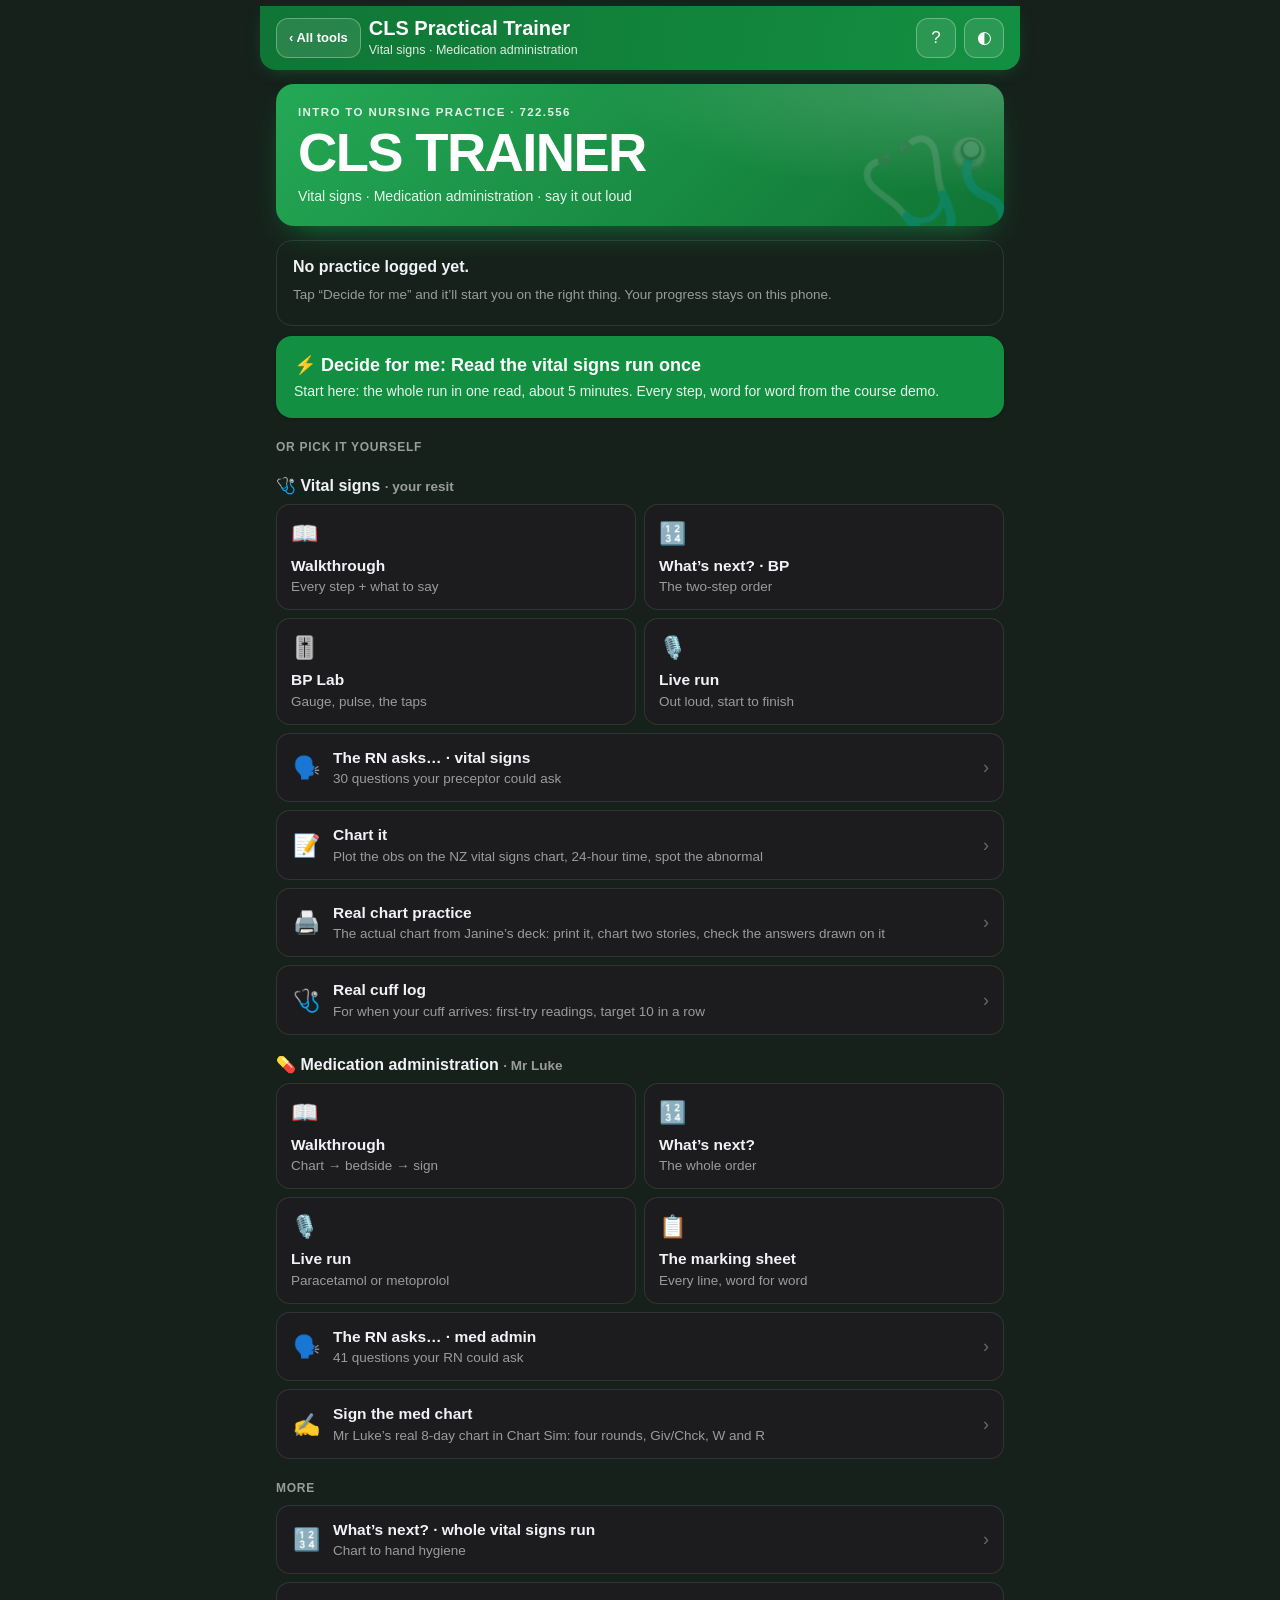
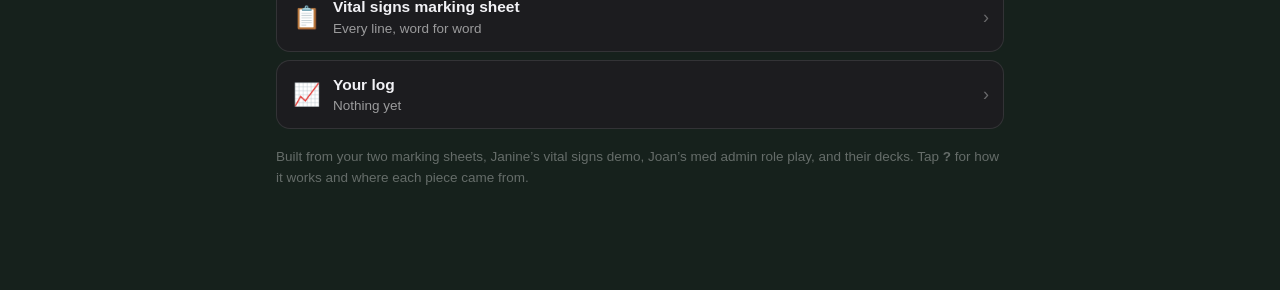
<file: index.html>
<!DOCTYPE html>
<html lang="en-NZ">
<head>
<meta charset="utf-8"/>
<meta name="viewport" content="width=device-width, initial-scale=1, viewport-fit=cover"/>
<meta name="theme-color" content="#161719"/>
<meta name="robots" content="noindex, nofollow"/>
<title>CLS Practical Trainer</title>
<link rel="manifest" href="manifest.webmanifest"/>
<link rel="icon" href="icon.svg" type="image/svg+xml"/>
<script>/* paint the right theme before first render — no flash */
try{document.documentElement.setAttribute('data-theme',localStorage.getItem('hub.theme')||'dark');}catch(e){document.documentElement.setAttribute('data-theme','dark');}</script>
<link rel="stylesheet" href="css/app.css"/>
</head>
<body>
<div class="wrap">
  <header class="top">
    <button class="iconbtn" id="backBtn" hidden aria-label="Back">←</button>
    <a class="iconbtn hub" id="hubBtn" href="https://jeremyspm.github.io/" title="All the BN2 study tools">‹ All tools</a>
    <div class="ttl">
      <h1 id="title">CLS Practical Trainer</h1>
      <div class="sub" id="subtitle">Vital signs · Medication administration</div>
    </div>
    <button class="iconbtn" id="helpBtn" aria-label="What is this?">?</button>
    <button class="iconbtn" id="themeBtn" aria-label="Switch light or dark">◐</button>
  </header>
  <main id="view" tabindex="-1"></main>
</div>
<div class="sheet-scrim" id="sheetScrim" hidden></div>
<div class="sheet" id="sheet" role="dialog" aria-modal="true" hidden>
  <div class="sheet-body" id="sheetBody"></div>
</div>
<div class="toast" id="toast" role="status" aria-live="polite" hidden></div>
<script src="js/data.js"></script>
<script src="js/rnq-data.js"></script>
<script src="js/voice.js"></script>
<script src="js/bp.js"></script>
<script src="js/chart-vs.js"></script>
<script src="js/chart.js"></script>
<script src="js/app.js"></script>
</body>
</html>
</file>
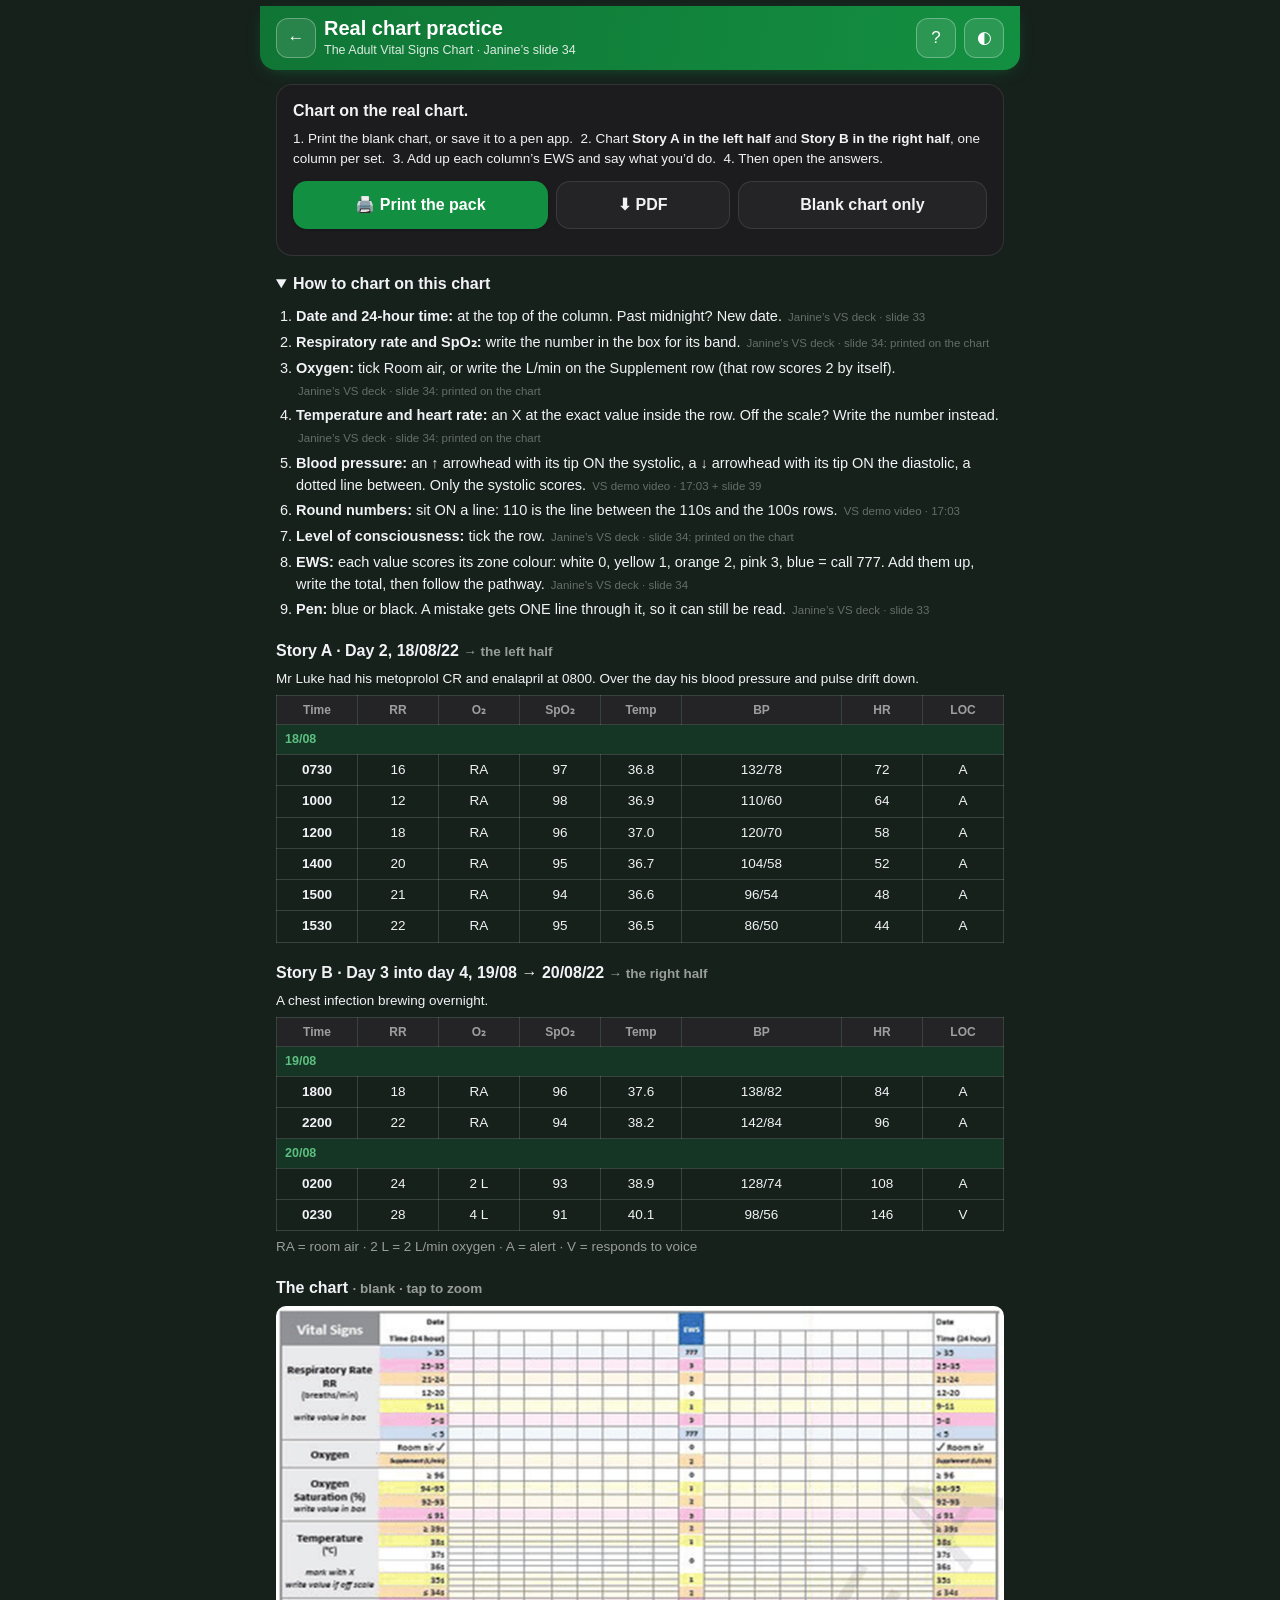
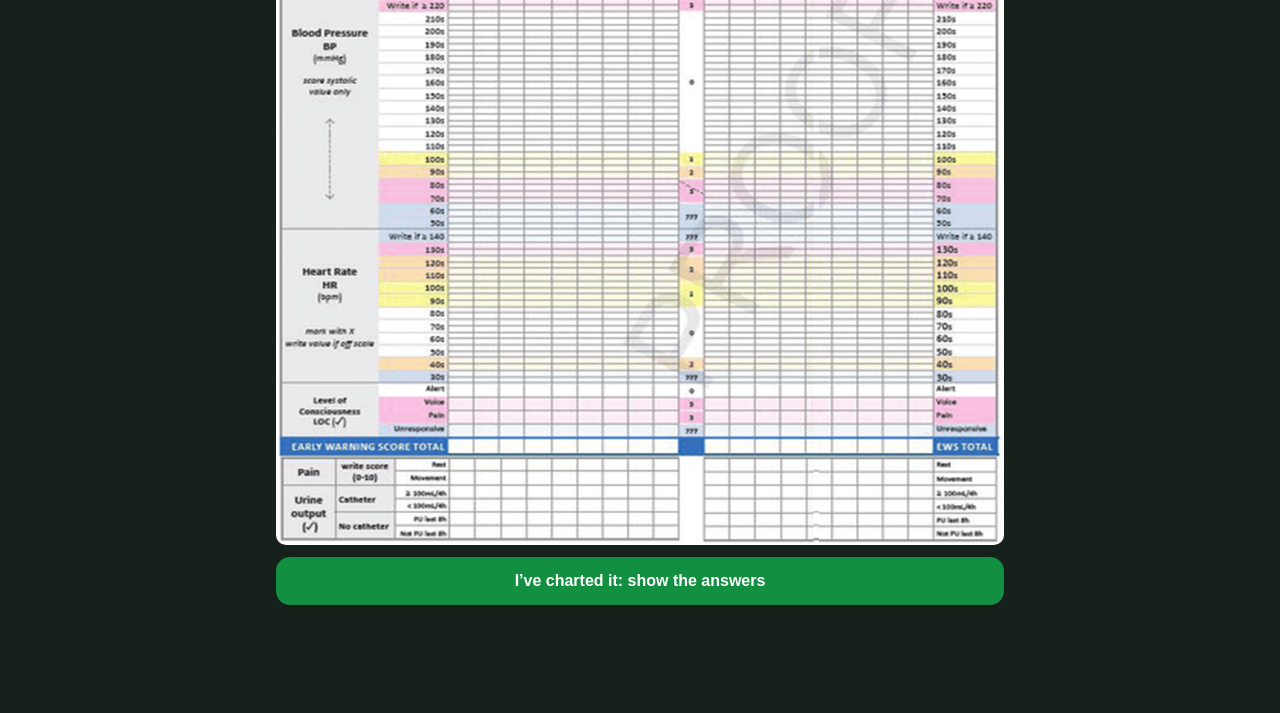
<file: paper.html>
<!DOCTYPE html>
<html lang="en-NZ">
<head>
<meta charset="utf-8"/>
<meta name="viewport" content="width=device-width, initial-scale=1, viewport-fit=cover"/>
<meta name="theme-color" content="#161719"/>
<meta name="robots" content="noindex, nofollow"/>
<title>Real Chart Practice · CLS Trainer</title>
<link rel="icon" href="icon.svg" type="image/svg+xml"/>
<script>/* paint the right theme before first render — no flash */
try{document.documentElement.setAttribute('data-theme',localStorage.getItem('hub.theme')||'dark');}catch(e){document.documentElement.setAttribute('data-theme','dark');}</script>
<link rel="stylesheet" href="css/app.css"/>
<style>
/* the pen is the same on both themes: it writes on the (always white) paper chart */
:root{--pen:#1638b5}
.printonly{display:none}
a.btn{text-decoration:none;color:var(--tx)}
.paperbox{position:relative;border-radius:10px;overflow:hidden;border:1px solid var(--line2);background:#fff;line-height:0}
.paperbox img{display:block;width:100%;height:auto}
.paperbox .ink{position:absolute;inset:0;width:100%;height:100%}
.ink .pen{fill:none;stroke:var(--pen);stroke-width:1.7;stroke-linecap:round;stroke-linejoin:round}
.ink .dot{stroke-dasharray:1.4 2.6;stroke-width:1.4}
.ink text{fill:var(--pen);font-family:"Segoe Print","Bradley Hand","Comic Sans MS","Chalkboard SE",cursive;font-weight:600}
.ink .tot{font-weight:800}
a.zoom{display:block}
.rules{margin:10px 0}
.rules summary{cursor:pointer;padding:6px 0}
.rulelist{margin:4px 0 0;padding-left:20px;font-size:14.5px}
.rulelist li{margin:4px 0}
.srcnote{display:inline-block;font-size:11.5px;color:var(--tx3);margin-left:2px}
table.obs{width:100%;border-collapse:collapse;table-layout:fixed;font-size:13.5px;font-variant-numeric:tabular-nums;margin:6px 0 4px}
table.obs th,table.obs td{border:1px solid var(--line2);padding:5px 2px;text-align:center;overflow:hidden}
table.obs th{background:var(--card2);font-size:12px;color:var(--tx2);font-weight:600}
table.obs th:nth-child(6),table.obs td:nth-child(6){width:22%}
table.obs tr.newdate td{background:var(--acc-soft);color:var(--acc-tx);font-weight:600;font-size:12.5px;text-align:left;padding-left:8px}
.answers{margin-top:8px}
@media screen{.answers.collapsed{display:none}}
.card.ans{padding:12px 14px}
.anshd{display:flex;justify-content:space-between;align-items:center;gap:8px}
.ewsb{font-size:13px;font-weight:700;padding:3px 10px;border-radius:999px;border:1px solid var(--line2);background:var(--card2)}
.ewsb.z-t1{background:var(--z-y)} .ewsb.z-t2{background:var(--z-o)} .ewsb.z-t3{background:var(--z-p)} .ewsb.z-t4{background:var(--z-b)}
.anslist{list-style:none;margin:8px 0;padding:0;font-size:14px}
.anslist li{display:flex;flex-wrap:wrap;gap:2px 8px;padding:4px 0;border-top:1px solid var(--line)}
.anslist li b{flex:0 0 104px}
.anslist li span{flex:1 1 140px;min-width:0}
.anslist li i{font-style:normal;color:var(--tx2);font-size:12.5px;white-space:nowrap}
img.panel{display:block;width:100%;max-width:420px;height:auto;border-radius:10px;border:1px solid var(--line2);background:#fff}

@media print{
  @page{size:A4 portrait;margin:8mm}
  html,html[data-theme]{--bg:#fff;--card:#fff;--card2:#f1f1f1;--tx:#000;--tx2:#333;--tx3:#666;--line:#bbb;--line2:#999;--acc-soft:#e8e8f6;--acc-tx:#222;
    --z-y:#fff3b0;--z-o:#fbd9b4;--z-p:#f6cfd9;--z-b:#d3e1f5}
  body{background:#fff;color:#000;padding:0;font-size:12px}
  .wrap{max-width:none;padding:0}
  .top,.noprint{display:none!important}
  .printonly{display:block}
  h2{font-size:15px;margin:0 0 6px}
  h3{font-size:13px;margin:10px 0 3px}
  .small{font-size:11px}
  .rulelist{font-size:11.5px}
  .rulelist li{margin:2px 0}
  .rules summary{list-style:none;padding:0 0 2px}
  table.obs{font-size:12px}
  table.obs th,table.obs td{padding:3px 2px}
  .pg2,.pg3,.pg4,.pg5{break-before:page}
  .paperbox{border-radius:0;border:none}
  .card{break-inside:avoid;margin:5px 0;padding:6px 10px;border-radius:6px}
  .anslist{font-size:11px;margin:4px 0}
  .anslist li{padding:2px 0}
  .card.ans p{margin:2px 0}
  .ansgrid{display:grid;grid-template-columns:minmax(0,1fr) minmax(0,1fr);gap:0 4mm}
  .ansgrid .card{margin:2mm 0}
  .anslist li b{flex:0 0 78px}
  h3{break-after:avoid}
  img.panel{max-width:118mm;border:none}
}
</style>
</head>
<body>
<div class="wrap">
  <header class="top">
    <a class="iconbtn" href="./#chart/vs" aria-label="Back to Chart it" style="text-decoration:none;color:inherit">←</a>
    <div class="ttl">
      <h1>Real chart practice</h1>
      <div class="sub">The Adult Vital Signs Chart · Janine’s slide 34</div>
    </div>
    <button class="iconbtn" id="helpBtn" aria-label="What is this?">?</button>
    <button class="iconbtn" id="themeBtn" aria-label="Switch light or dark">◐</button>
  </header>
  <main id="paper"></main>
</div>
<script src="js/data.js"></script>
<script src="js/chart-vs.js"></script>
<script src="js/paper.js"></script>
<script>window.addEventListener('beforeprint',()=>document.querySelectorAll('#paper details').forEach(d=>d.open=true));</script>
</body>
</html>
</file>
<file: css/app.css>
/* CLS Practical Trainer — house palette copied by value from the BN Hub contract (medcalc/index.html:14-46). Do not fork. */
:root{
  /* the paper's colour (15 Oct 2026): INP's green, as on jeremyspm.github.io. The page takes a soft tint of it, the
     header bar and the home banner wear it solid, and the accent comes from it (it was the house indigo) */
  --paper:#16a34a;
  --bg:color-mix(in srgb,var(--paper) 7%,#161719); --bg2:var(--bg); --card:#1c1c1f; --card2:#242427;
  --line:rgba(255,255,255,.10); --line2:rgba(255,255,255,.15);
  --tx:#f2f2f6; --tx2:rgba(255,255,255,.56); --tx3:rgba(255,255,255,.34);
  --acc:color-mix(in srgb,var(--paper) 88%,#000); --acc2:color-mix(in srgb,var(--paper) 78%,#000);   /* fill only */
  --acc-tx:color-mix(in srgb,var(--paper) 70%,#fff);                                                  /* the accent as TEXT */
  --acc-soft:color-mix(in srgb,var(--paper) 16%,transparent);
  --good:#32D74B; --hard:#FF9F0A; --bad:#FF453A;
  --gGood:color-mix(in srgb,var(--good) 16%,transparent);
  --gHard:color-mix(in srgb,var(--hard) 16%,transparent);
  --gBad:color-mix(in srgb,var(--bad) 16%,transparent);
  --shadow:0 14px 36px rgba(0,0,0,.16);
  --r:16px; --maxw:760px;
  /* app-only domain hues: who is speaking */
  --you:#818CF8; --pt:#5AC8FA; --rn:#FF9F0A;
  /* NZ vital signs chart zones (tints, as on the paper chart) */
  --z-w:transparent; --z-y:rgba(255,214,10,.22); --z-o:rgba(255,159,10,.26); --z-p:rgba(255,105,140,.26); --z-b:rgba(100,160,255,.26);
}
html[data-theme="light"]{
  --bg:color-mix(in srgb,var(--paper) 7%,#eceef3); --bg2:var(--bg); --card:#ffffff; --card2:#f4f5f7;
  --line:rgba(0,0,0,.10); --line2:rgba(0,0,0,.14);
  --tx:#16161a; --tx2:rgba(0,0,0,.52); --tx3:rgba(0,0,0,.34);
  --acc:color-mix(in srgb,var(--paper) 88%,#000); --acc2:color-mix(in srgb,var(--paper) 76%,#000);
  --acc-tx:color-mix(in srgb,var(--paper) 80%,#000);
  --acc-soft:color-mix(in srgb,var(--paper) 12%,transparent);
  --good:#12833A; --hard:#A35C00; --bad:#C62A20;
  --gGood:color-mix(in srgb,var(--good) 12%,transparent);
  --gHard:color-mix(in srgb,var(--hard) 12%,transparent);
  --gBad:color-mix(in srgb,var(--bad) 12%,transparent);
  --shadow:0 14px 36px rgba(20,24,40,.10);
  --you:#4F46E5; --pt:#0A6FA8; --rn:#A35C00;
  --z-w:#ffffff; --z-y:#fff3b0; --z-o:#fbd9b4; --z-p:#f6cfd9; --z-b:#d3e1f5;
}
@media (prefers-color-scheme:light){
  :root:not([data-theme]){--bg:color-mix(in srgb,var(--paper) 7%,#eceef3);--card:#fff;--tx:#16161a}
}
*{box-sizing:border-box}
[hidden]{display:none!important}
html{-webkit-text-size-adjust:100%;text-size-adjust:100%}
html,body{margin:0;min-height:100%;overscroll-behavior-y:none}
body{
  background:var(--bg); color:var(--tx);
  font:16px/1.5 -apple-system,BlinkMacSystemFont,"Segoe UI",Roboto,Helvetica,Arial,sans-serif;
  -webkit-font-smoothing:antialiased;
  padding:env(safe-area-inset-top) env(safe-area-inset-right) env(safe-area-inset-bottom) env(safe-area-inset-left);
}
.wrap{max-width:var(--maxw);margin:0 auto;padding:10px 16px 96px}
button{font:inherit;cursor:pointer;border:none;color:inherit;background:none;-webkit-tap-highlight-color:transparent;touch-action:manipulation}
button:disabled{cursor:default;opacity:.45}
a{color:var(--acc-tx)}
b,.num{font-variant-numeric:tabular-nums}
h2{font-size:19px;line-height:1.3;margin:22px 0 8px}
h3{font-size:16px;margin:18px 0 6px}
p{margin:6px 0}
.muted{color:var(--tx2)}
.faint{color:var(--tx3)}
.small{font-size:13.5px}

/* header */
/* the header bar wears the paper's colour solid (15 Oct 2026); it runs to the column's edges, rounded underneath */
.top{display:flex;align-items:center;gap:8px;padding:10px 16px;margin:-10px -16px 14px;position:sticky;top:0;z-index:5;color:#fff;
  border-radius:0 0 16px 16px;background:linear-gradient(100deg,color-mix(in srgb,var(--paper) 72%,#000),color-mix(in srgb,var(--paper) 88%,#000));
  box-shadow:0 4px 18px -8px color-mix(in srgb,var(--paper) 60%,transparent)}
.ttl{flex:1;min-width:0}
.top h1{font-size:18px;margin:0;line-height:1.25;white-space:nowrap;overflow:hidden;text-overflow:ellipsis}
.top .sub{font-size:12.5px;color:rgb(255 255 255 / .85);white-space:nowrap;overflow:hidden;text-overflow:ellipsis}
.iconbtn{width:40px;height:40px;flex:0 0 40px;border-radius:12px;background:var(--card);border:1px solid var(--line);font-size:17px;display:grid;place-items:center}
.iconbtn:active{transform:scale(.96)}
.top .iconbtn{color:#fff;background:rgb(255 255 255 / .1);border-color:rgb(255 255 255 / .3)}
.top .iconbtn:hover{background:rgb(255 255 255 / .2)}
.iconbtn.hub{width:auto;flex:none;padding:0 12px;font-size:13px;font-weight:700;text-decoration:none}
/* the home banner: the tool's name in giant type on the paper's colour, its emoji as a watermark */
.idcard{position:relative;overflow:hidden;margin:0 0 14px;padding:20px 22px;border-radius:18px;color:#fff;
  background:radial-gradient(90% 130% at 100% 0%,rgb(255 255 255 / .2),transparent 60%),
    linear-gradient(135deg,color-mix(in srgb,var(--paper) 94%,#fff),color-mix(in srgb,var(--paper) 72%,#000));
  box-shadow:0 14px 34px -16px color-mix(in srgb,var(--paper) 80%,transparent)}
.idcard .idic{position:absolute;right:-8px;bottom:-30px;font-size:7.5rem;line-height:1;opacity:.22;transform:rotate(-14deg);pointer-events:none}
.idcard small{position:relative;display:block;font-size:.72rem;font-weight:800;letter-spacing:.12em;text-transform:uppercase;color:rgb(255 255 255 / .86)}
.idcard b{position:relative;display:block;font-size:clamp(2.3rem,7vw,3.4rem);line-height:.95;margin:6px 0 8px;font-weight:900;letter-spacing:-.03em;text-transform:uppercase}
.idcard span{position:relative;display:block;font-size:.88rem;color:rgb(255 255 255 / .9);line-height:1.35}
@media (max-width:560px){
  .idcard{padding:14px 16px;margin-bottom:10px;border-radius:14px}
  .idcard .idic{font-size:5.5rem;bottom:-20px}
  .idcard b{font-size:2.1rem;margin:4px 0 6px}
  .idcard span{font-size:.8rem}
}

/* cards & rows */
.card{background:var(--card);border:1px solid var(--line);border-radius:var(--r);padding:14px 16px;margin:10px 0}
.card.flat{background:transparent}
.card.warn{border-color:color-mix(in srgb,var(--hard) 45%,transparent);background:var(--gHard)}
.card.bad{border-color:color-mix(in srgb,var(--bad) 45%,transparent);background:var(--gBad)}
.card.good{border-color:color-mix(in srgb,var(--good) 45%,transparent);background:var(--gGood)}
.eyebrow{font-size:12px;letter-spacing:.06em;text-transform:uppercase;color:var(--tx2);margin:20px 0 6px;font-weight:600}
.row{display:flex;align-items:center;gap:12px;width:100%;text-align:left;background:var(--card);border:1px solid var(--line);border-radius:14px;padding:12px 14px;margin:8px 0;min-height:56px}
.row:hover{border-color:var(--line2)}
.row:active{transform:translateY(1px)}
.row .ic{font-size:22px;width:30px;text-align:center;flex:0 0 30px}
.row .tx{flex:1;min-width:0}
.row .tx b{display:block;font-weight:600;font-size:15.5px}
.row .tx span{display:block;font-size:13.5px;color:var(--tx2)}
.row .go{color:var(--tx3);font-size:18px}
.row.soon{opacity:.6;border-style:dashed}
.row.soon .go{font-size:12px}
.grid2{display:grid;grid-template-columns:minmax(0,1fr) minmax(0,1fr);gap:8px}
.grid2 .row{margin:0;flex-direction:column;align-items:flex-start;gap:4px;min-height:84px}
.grid2 .row .ic{width:auto;text-align:left}

/* buttons */
.btn{display:inline-flex;align-items:center;justify-content:center;gap:8px;min-height:48px;padding:10px 18px;border-radius:14px;font-weight:600;font-size:16px;background:var(--card2);border:1px solid var(--line)}
.btn.primary{background:var(--acc);color:#fff;border-color:transparent;box-shadow:0 1px 3px rgba(0,0,0,.22)}
.btn.primary:hover{filter:brightness(1.06)}
.btn.good{background:var(--good);color:#06240f;border-color:transparent}
html[data-theme="light"] .btn.good{color:#fff}
.btn.bad{background:var(--gBad);border-color:color-mix(in srgb,var(--bad) 40%,transparent)}
.btn.block{width:100%}
.btn.sm{min-height:38px;padding:6px 12px;font-size:14px;border-radius:11px}
.btns{display:flex;gap:8px;flex-wrap:wrap;margin:12px 0}
.btns .btn{flex:1 1 auto}

/* the decide-for-me door */
.door{display:block;width:100%;text-align:left;background:var(--acc);color:#fff;border-radius:var(--r);padding:16px 18px;margin:10px 0;box-shadow:0 1px 3px rgba(0,0,0,.22)}
.door b{display:block;font-size:18px}
.door span{display:block;font-size:14px;opacity:.9;margin-top:2px}

/* chips */
.chips{display:flex;flex-wrap:wrap;gap:6px;margin:8px 0 0}
.chip{display:inline-flex;align-items:center;gap:4px;font-size:12px;line-height:1.2;padding:4px 8px;border-radius:999px;background:var(--card2);border:1px solid var(--line);color:var(--tx2);max-width:100%}
.chip.src{color:var(--acc-tx);background:var(--acc-soft);border-color:transparent}
.chip.rub{color:var(--tx2)}
.chip.trap{color:var(--bad);background:var(--gBad);border-color:transparent;font-weight:600}
.chip.ok{color:var(--good);background:var(--gGood);border-color:transparent}
.chip.wait{color:var(--tx3)}

/* speaker tags */
.who{display:inline-block;font-size:11.5px;font-weight:700;letter-spacing:.05em;text-transform:uppercase;padding:2px 7px;border-radius:6px}
.who.you{color:var(--you);background:color-mix(in srgb,var(--you) 14%,transparent)}
.who.do{color:var(--tx2);background:var(--card2)}
.who.pt{color:var(--pt);background:color-mix(in srgb,var(--pt) 14%,transparent)}
.who.rn{color:var(--rn);background:color-mix(in srgb,var(--rn) 14%,transparent)}

/* walkthrough */
.phase{margin:18px 0 6px;display:flex;align-items:baseline;gap:8px}
.phase h3{margin:0}
.step{background:var(--card);border:1px solid var(--line);border-radius:14px;padding:12px 14px;margin:8px 0}
.step.trapstep{border-color:color-mix(in srgb,var(--bad) 50%,transparent)}
.step .hd{display:flex;align-items:center;gap:8px;flex-wrap:wrap}
.step .hd b{font-size:15.5px}
.step .cue{margin:6px 0 0;color:var(--tx)}
.say{margin:8px 0 0;padding:8px 12px;border-left:3px solid var(--you);background:color-mix(in srgb,var(--you) 8%,transparent);border-radius:0 10px 10px 0;font-style:italic}
.say.pt{border-left-color:var(--pt);background:color-mix(in srgb,var(--pt) 8%,transparent)}
.say.rn{border-left-color:var(--rn);background:color-mix(in srgb,var(--rn) 8%,transparent)}
.trapnote{margin:8px 0 0;padding:8px 12px;border-radius:10px;background:var(--gBad);font-size:14px}
.play{display:inline-grid;place-items:center;width:30px;height:30px;border-radius:9px;background:var(--card2);border:1px solid var(--line);font-size:12px;margin-left:auto}

/* order drill */
.chain{list-style:none;margin:8px 0;padding:0;font-size:14px;color:var(--tx2)}
.chain li{padding:5px 0 5px 22px;position:relative;border-left:2px solid var(--line);margin-left:8px}
.chain li::before{content:"";position:absolute;left:-6px;top:11px;width:10px;height:10px;border-radius:50%;background:var(--line2)}
.chain li.ok::before{background:var(--good)}
.chain li.miss::before{background:var(--bad)}
.chain li.more{color:var(--tx3);font-style:italic}
.q{font-size:18px;font-weight:650;margin:14px 0 8px}
.opt{display:block;width:100%;text-align:left;background:var(--card);border:1px solid var(--line);border-radius:14px;padding:13px 14px;margin:8px 0;font-size:15.5px;min-height:52px}
.opt:hover{border-color:var(--line2)}
.opt.right{border-color:var(--good);background:var(--gGood)}
.opt.wrong{border-color:var(--bad);background:var(--gBad)}
.opt:disabled{opacity:1}
.progress{height:6px;border-radius:999px;background:var(--card2);overflow:hidden;margin:8px 0}
.progress i{display:block;height:100%;background:var(--acc);border-radius:inherit;transition:width .2s}

/* live run */
.live-top{display:flex;align-items:center;gap:8px;font-size:13.5px;color:var(--tx2);flex-wrap:wrap}
.live-top .sp{flex:1}
.stage{background:var(--card);border:1px solid var(--line);border-radius:var(--r);padding:16px;margin:10px 0;min-height:200px}
.stage .bigt{font-size:21px;font-weight:700;line-height:1.3;margin:8px 0 4px}
.stage.cb{border-color:color-mix(in srgb,var(--hard) 55%,transparent)}
.mic{display:flex;align-items:center;gap:8px;font-size:13.5px;color:var(--tx2);margin:10px 0 0;min-height:22px}
.mic .dot{width:10px;height:10px;border-radius:50%;background:var(--tx3);flex:0 0 10px}
.mic.on .dot{background:var(--bad);animation:pulse 1.2s ease-in-out infinite}
.mic .heard{flex:1;min-width:0;overflow:hidden;text-overflow:ellipsis;white-space:nowrap;font-style:italic}
@keyframes pulse{50%{opacity:.35}}
@media (prefers-reduced-motion:reduce){.mic.on .dot{animation:none}}
.keys{display:flex;flex-wrap:wrap;gap:6px;margin:10px 0 0}
.live-actions{position:sticky;bottom:0;padding:10px 0 calc(10px + env(safe-area-inset-bottom));background:linear-gradient(to top,var(--bg) 75%,transparent);display:flex;gap:8px}
.live-actions .btn{flex:1}
.live-actions .btn.narrow{flex:0 0 auto}

/* rubric self-mark */
.rline{display:flex;gap:10px;align-items:flex-start;padding:10px 0;border-top:1px solid var(--line)}
.rline:first-child{border-top:none}
.rline .t{flex:1;min-width:0;font-size:14.5px}
.tog{display:flex;gap:4px;flex:0 0 auto}
.tog button{width:42px;height:38px;border-radius:10px;background:var(--card2);border:1px solid var(--line);font-weight:700}
.tog button.on.y{background:var(--good);color:#06240f;border-color:transparent}
.tog button.on.n{background:var(--bad);color:#fff;border-color:transparent}
.verdict{font-size:22px;font-weight:800;margin:4px 0}
.verdict.met{color:var(--good)} .verdict.nm{color:var(--bad)}

/* forms */
.seg{display:flex;background:var(--card2);border:1px solid var(--line);border-radius:12px;padding:3px;gap:3px;margin:6px 0 12px}
.seg button{flex:1;min-height:40px;border-radius:9px;font-size:14px;color:var(--tx2)}
.seg button.on{background:var(--card);color:var(--tx);box-shadow:0 1px 3px rgba(0,0,0,.2);font-weight:600}
.field{margin:12px 0}
.field label{display:block;font-size:13.5px;color:var(--tx2);margin-bottom:4px}
input[type=text],input[type=number],input[type=date],select{font-size:16px;width:100%;padding:10px 12px;border-radius:11px;border:1px solid var(--line2);background:var(--card2);color:var(--tx)}
.toggle{display:flex;align-items:center;gap:10px;padding:10px 0;font-size:15px}
.toggle input{width:22px;height:22px;accent-color:var(--acc)}

/* sheet (modal) — glass only here, where the page genuinely passes behind */
.sheet-scrim{position:fixed;inset:0;background:rgba(0,0,0,.45);z-index:20}
.sheet{position:fixed;left:0;right:0;bottom:0;z-index:21;max-height:88vh;overflow:auto;background:color-mix(in srgb,var(--card) 92%,transparent);backdrop-filter:blur(18px);-webkit-backdrop-filter:blur(18px);border-top:1px solid var(--line2);border-radius:20px 20px 0 0;padding:18px 16px calc(24px + env(safe-area-inset-bottom));box-shadow:0 -10px 40px rgba(0,0,0,.35)}
.sheet-body{max-width:var(--maxw);margin:0 auto}
.sheet h2{margin-top:4px}
.toast{position:fixed;left:50%;bottom:calc(84px + env(safe-area-inset-bottom));transform:translateX(-50%);z-index:30;background:var(--card2);border:1px solid var(--line2);color:var(--tx);padding:10px 16px;border-radius:12px;font-size:14.5px;box-shadow:var(--shadow);max-width:calc(100vw - 32px)}

/* stats */
.stats{display:grid;grid-template-columns:repeat(3,minmax(0,1fr));gap:8px;margin:10px 0}
.stat{background:var(--card);border:1px solid var(--line);border-radius:14px;padding:10px 12px}
.stat b{display:block;font-size:22px}
.stat span{font-size:12px;color:var(--tx2)}

/* BP lab */
.bp-wrap{display:grid;grid-template-columns:minmax(0,1fr);gap:10px}
.gauge{width:100%;max-width:320px;margin:0 auto;display:block}
.gauge .face{fill:var(--card2);stroke:var(--line2);stroke-width:2}
.gauge .tick{stroke:var(--tx2);stroke-width:1.2}
.gauge .tick.major{stroke:var(--tx);stroke-width:2}
.gauge text{fill:var(--tx2);font-size:11px;font-family:inherit;text-anchor:middle}
.gauge .needle{stroke:var(--bad);stroke-width:3;stroke-linecap:round}
.gauge .hub{fill:var(--tx)}
.gauge .read{fill:var(--tx);font-size:20px;font-weight:700}
.bp-controls{display:grid;grid-template-columns:minmax(0,1fr) minmax(0,1fr);gap:8px}
.bp-controls .btn{min-height:56px}
.valve{width:100%;accent-color:var(--acc);height:36px}
.rate{font-size:14px;text-align:center;min-height:21px}
.rate.ok{color:var(--good)} .rate.fast{color:var(--bad)} .rate.slow{color:var(--hard)}
.pulsebox{display:flex;align-items:center;justify-content:center;gap:10px;min-height:46px;font-size:15px}
.pulsebox .beat{width:18px;height:18px;border-radius:50%;background:var(--tx3);transition:transform .08s,background .08s}
.pulsebox .beat.on{background:var(--bad);transform:scale(1.35)}
.checklist{list-style:none;padding:0;margin:6px 0}
.checklist li{display:flex;gap:8px;align-items:flex-start;padding:5px 0;font-size:14.5px}
.checklist li i{font-style:normal;width:20px;flex:0 0 20px;text-align:center}

/* Chart it: the NZ adult vital signs chart, drawn as SVG (chart-vs.js) */
.chartbox{border:1px solid var(--line2);border-radius:12px;overflow:hidden;margin:10px 0;background:var(--card)}
.chartbox.narrow{width:200px;max-width:100%}   /* one column at its natural size: 182 viewBox units */
.vchart2{display:block;width:100%;height:auto;cursor:crosshair;-webkit-tap-highlight-color:transparent;user-select:none;-webkit-user-select:none}
.vchart2 text{dominant-baseline:central;font-family:inherit}
.vchart2 .ch-lab{text-anchor:end;font-size:11px;fill:var(--tx);font-variant-numeric:tabular-nums}
.vchart2 .ch-title{font-size:11.5px;font-weight:700;fill:var(--tx)}
.vchart2 .ch-time{text-anchor:middle;font-size:12px;font-weight:700;fill:var(--tx)}
.vchart2 .ch-head{fill:var(--card2)}
.vchart2 .ch-row{stroke:var(--line);stroke-width:.6}
.vchart2 .zf-w{fill:var(--z-w)} .vchart2 .zf-y{fill:var(--z-y)} .vchart2 .zf-o{fill:var(--z-o)} .vchart2 .zf-p{fill:var(--z-p)} .vchart2 .zf-b{fill:var(--z-b)}
.vchart2 .ch-mid{stroke:var(--line2);stroke-width:.8;stroke-dasharray:1.5 3}
.vchart2 .ch-col{stroke:var(--line2);stroke-width:.8;stroke-dasharray:3 3}
.vchart2 .ch-cur{fill:var(--acc-soft);pointer-events:none}
.vchart2 .ch-active{fill:none;stroke:var(--acc);stroke-width:2;pointer-events:none}
.vchart2 .ch-mk{text-anchor:middle;font-size:15px;font-weight:800;fill:var(--tx)}
.vchart2 .ch-mk.num{font-size:13px}
.vchart2 .ch-old .ch-mk,.vchart2 .ch-old .ch-arrow{fill:var(--tx2)}
.vchart2 .ch-old .ch-dots{stroke:var(--tx2)}
.vchart2 .ch-arrow{fill:var(--tx)}
.vchart2 .ch-dots{stroke:var(--tx);stroke-width:1.4;stroke-dasharray:2 3}
.vchart2 .ch-you .ch-mk,.vchart2 .ch-you .ch-arrow{fill:var(--acc-tx)}
.vchart2 .ch-you .ch-dots{stroke:var(--acc-tx)}
.vchart2 .ch-ghost .ch-mk,.vchart2 .ch-ghost .ch-arrow{fill:var(--good);opacity:.9}
.taskbar{position:sticky;bottom:0;z-index:4;background:var(--bg);border-top:1px solid var(--line2);padding:8px 0 calc(8px + env(safe-area-inset-bottom));max-height:52vh;overflow:auto}
.taskbar .q{margin-top:6px}
.chip.pickc.ok{color:var(--acc-tx);background:var(--acc-soft);border-color:var(--acc)}
@media (min-width:640px){
  .wrap{padding-top:16px}
  .top h1{font-size:20px}
  .bp-wrap{grid-template-columns:minmax(0,1fr) minmax(0,1fr);align-items:start}
}
</file>
